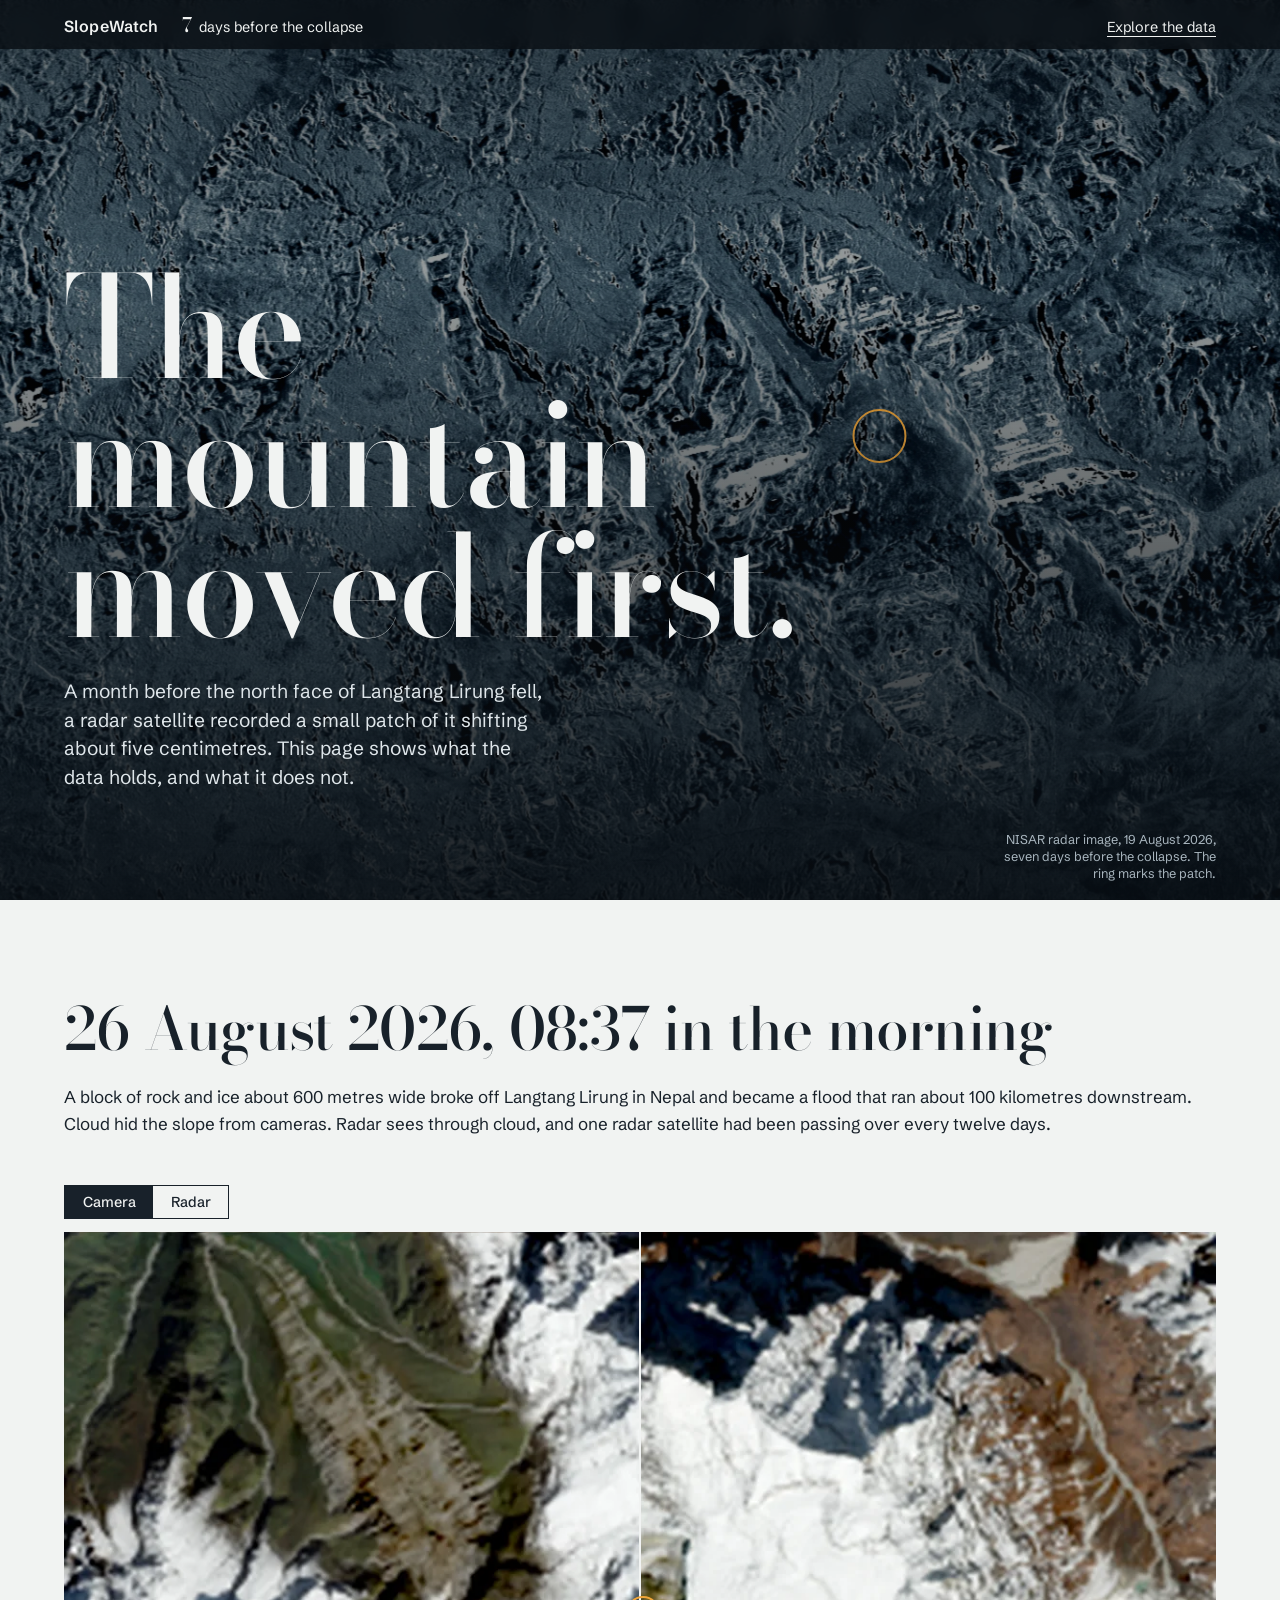
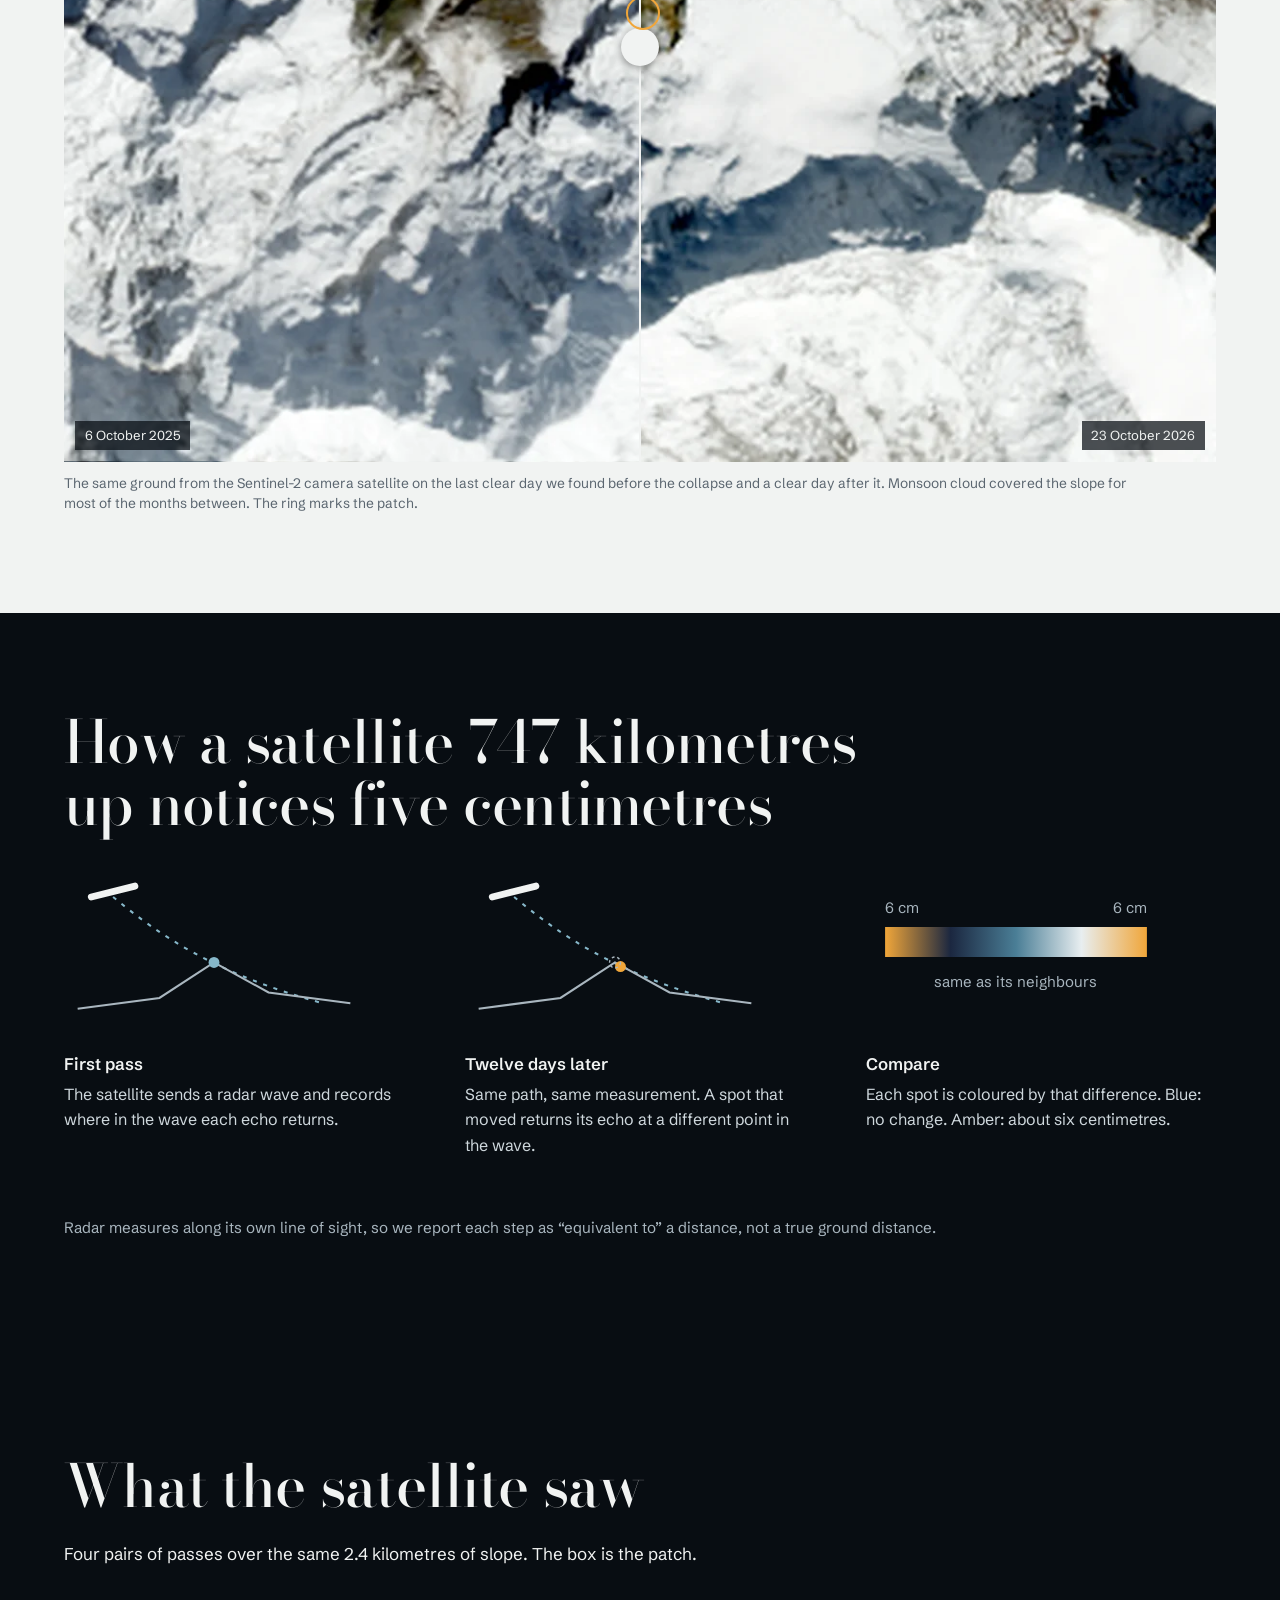
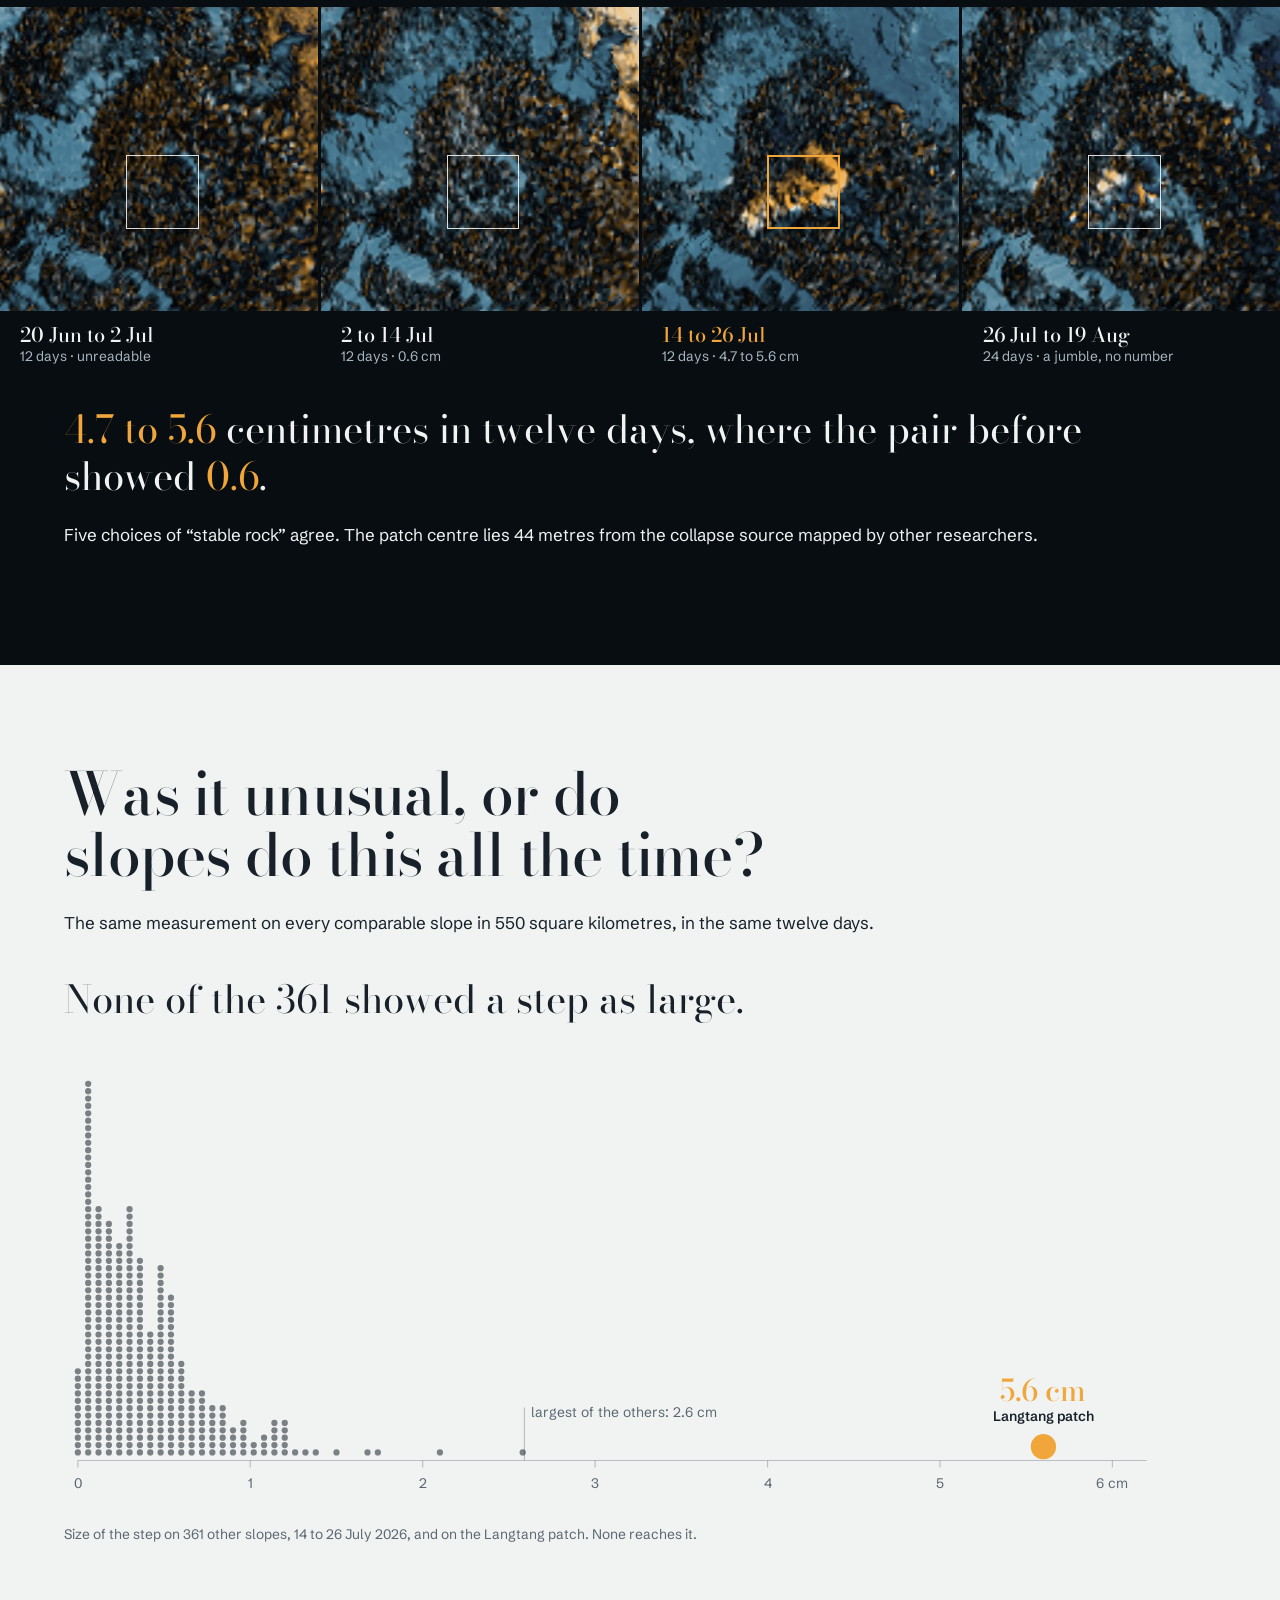
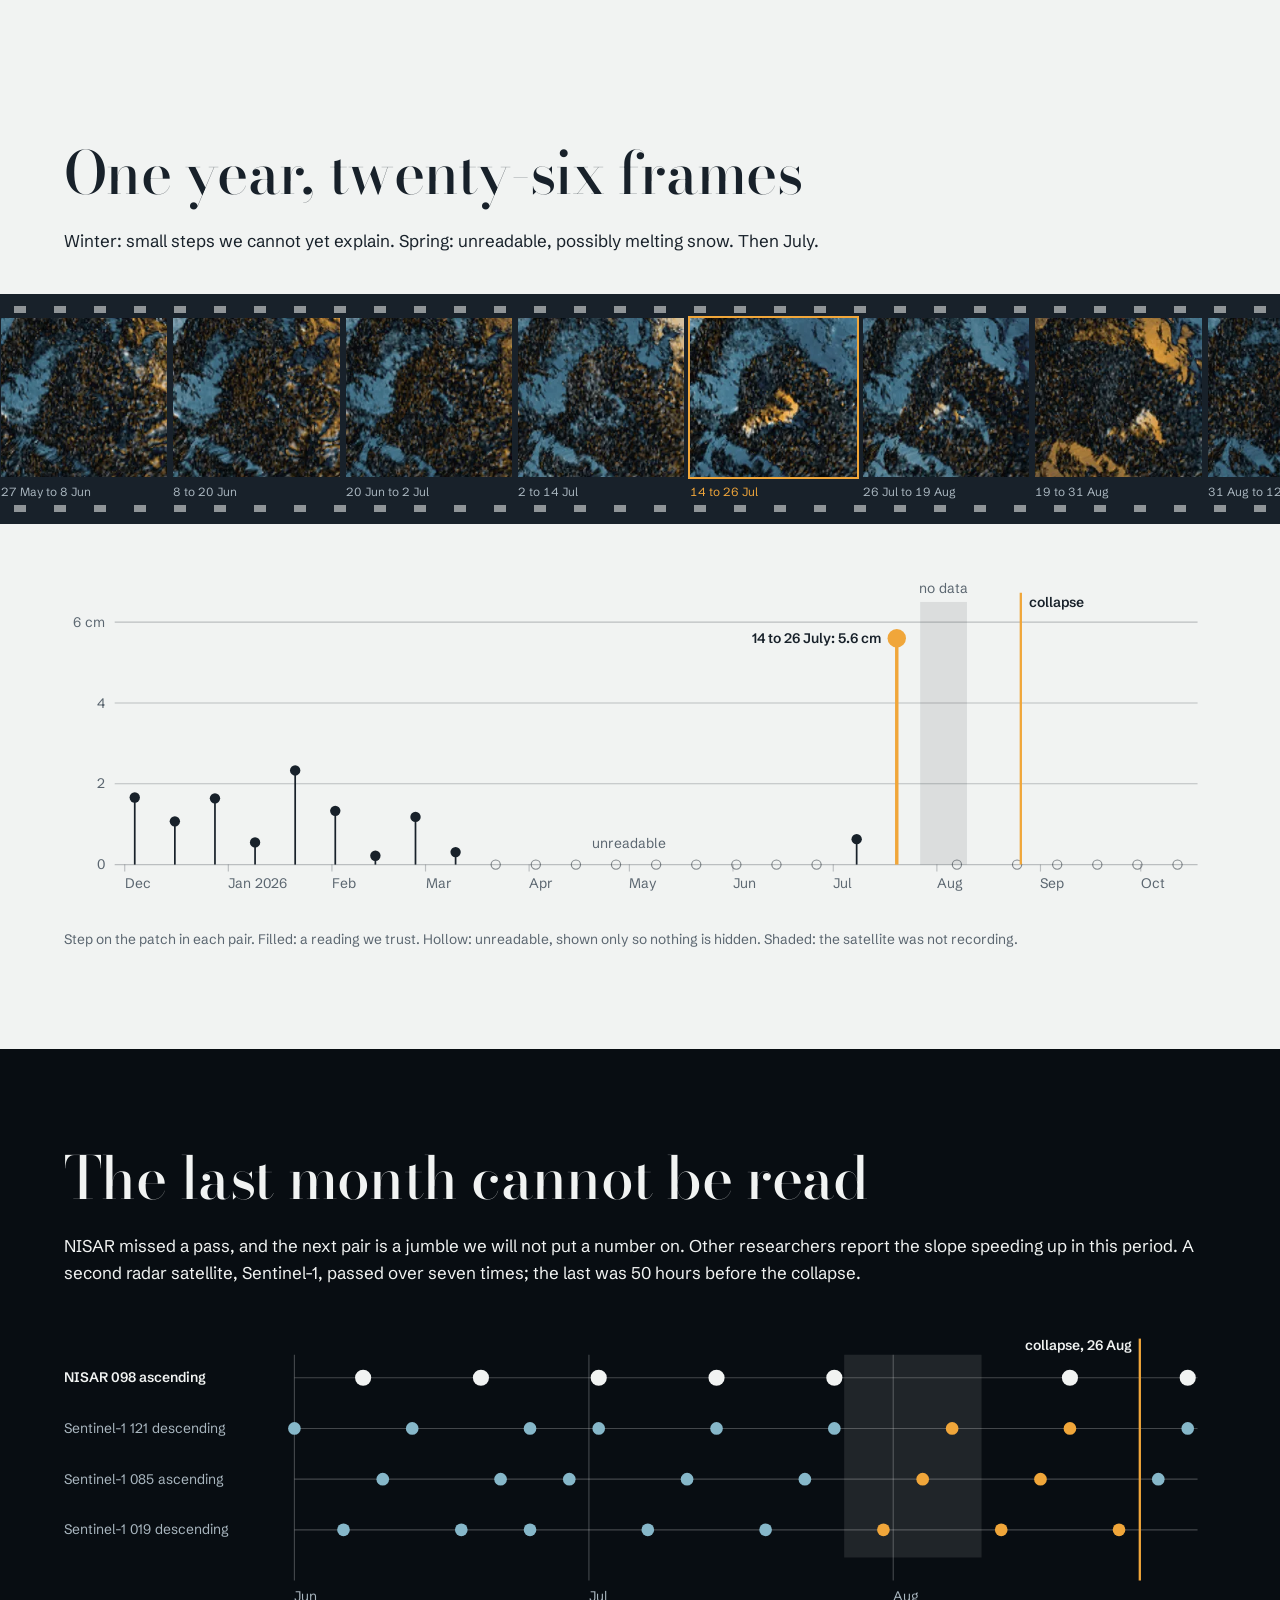
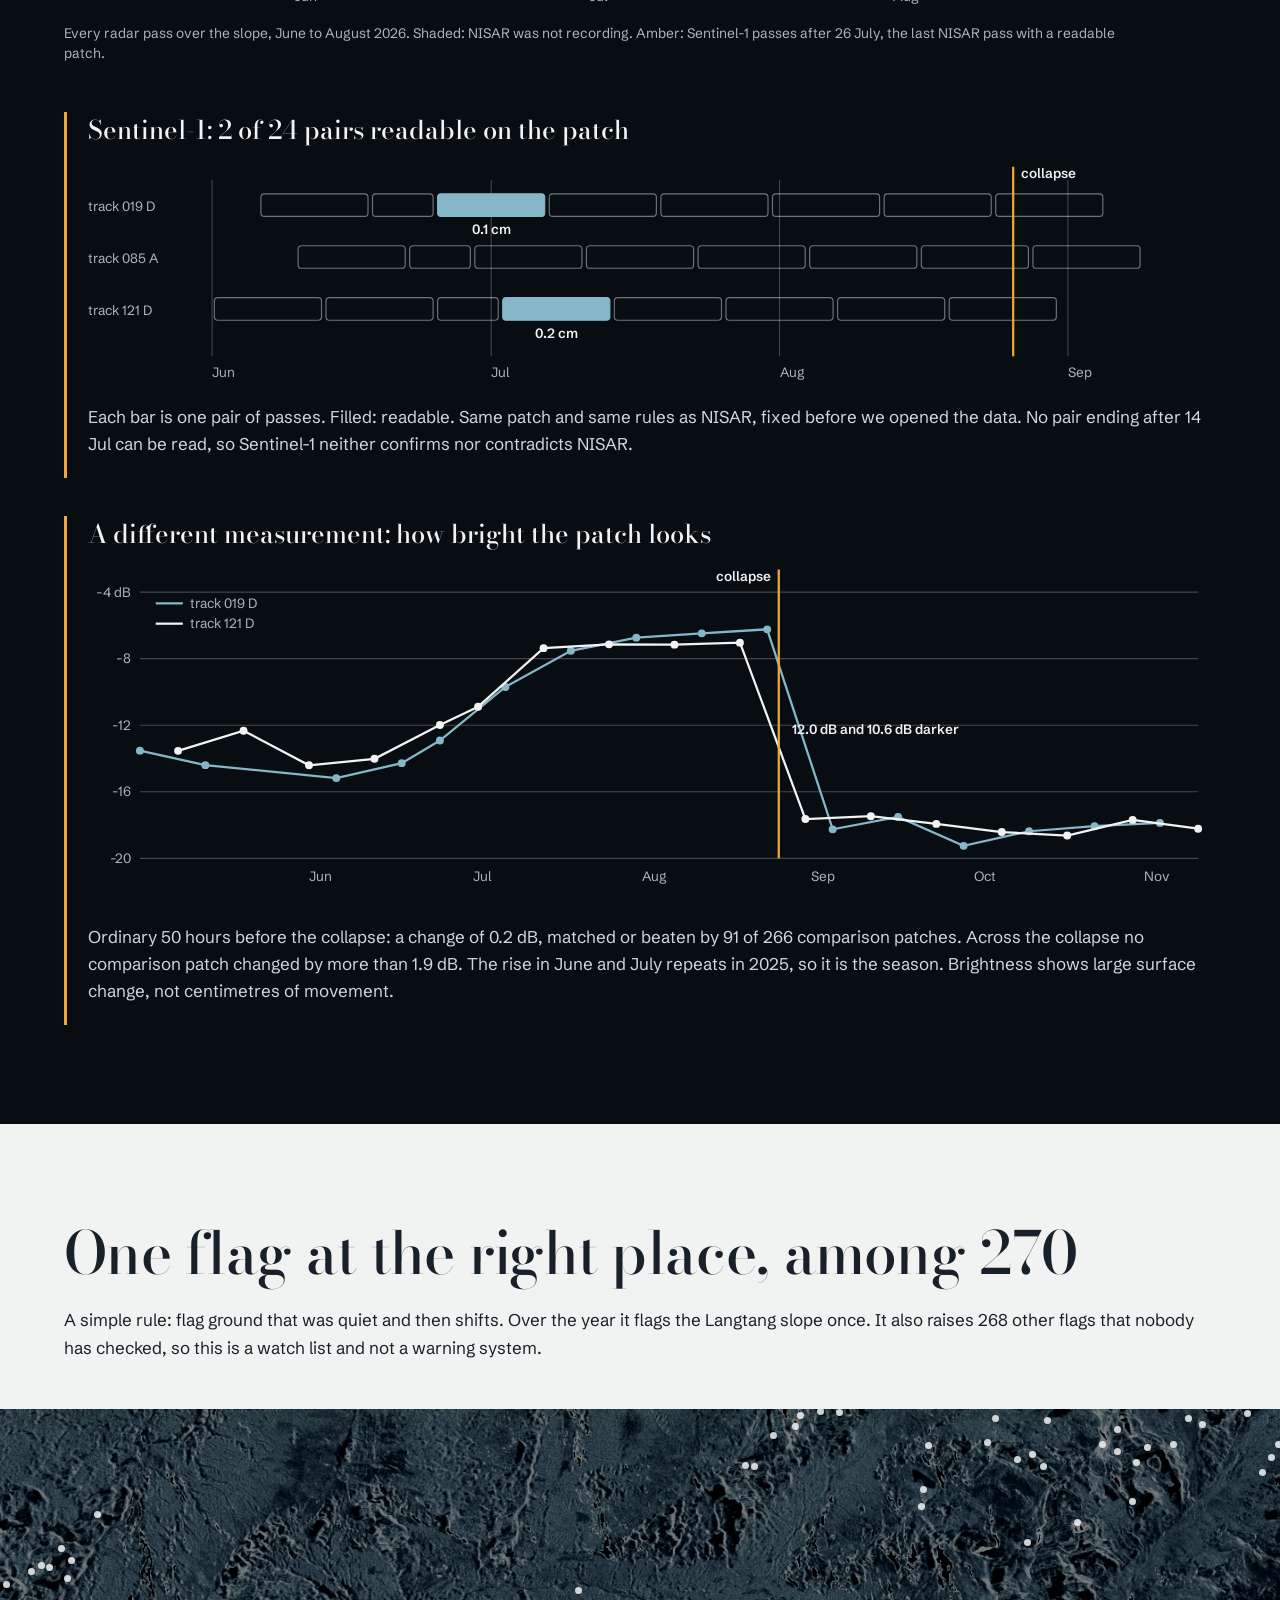
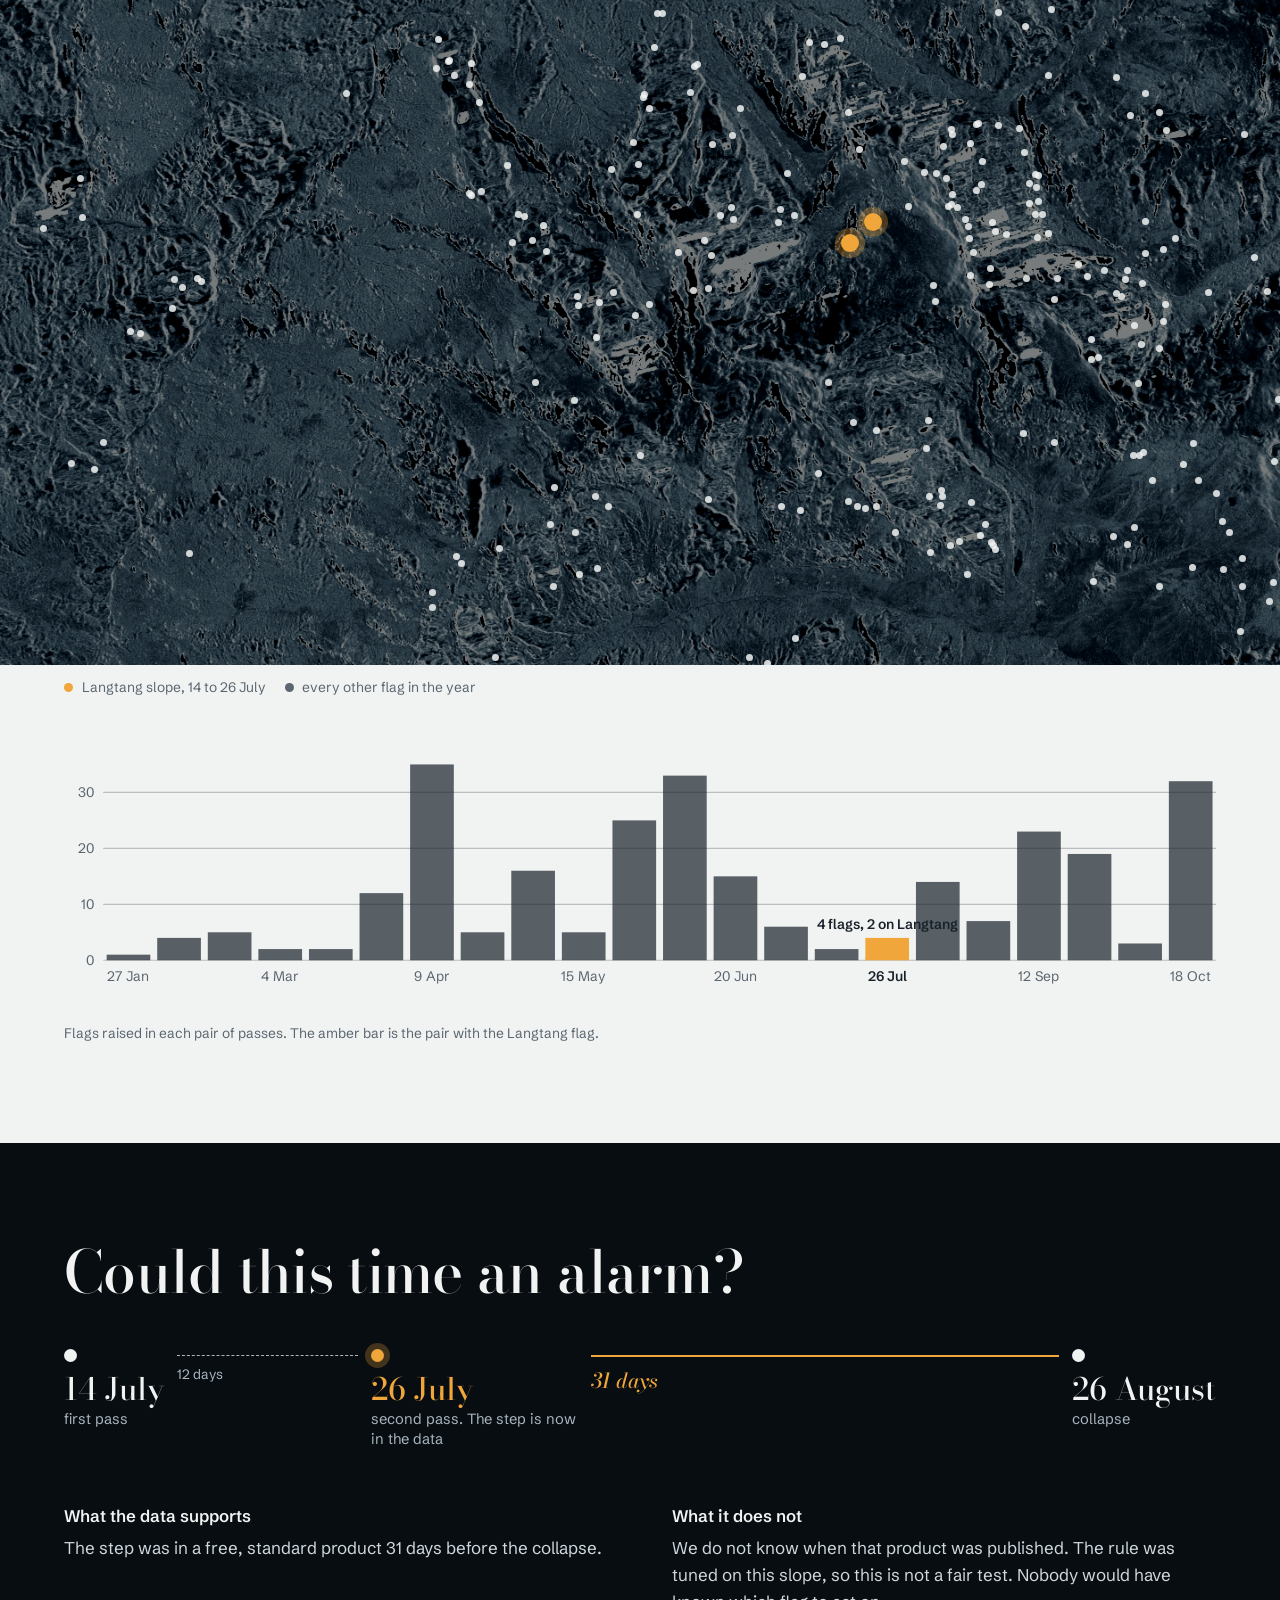
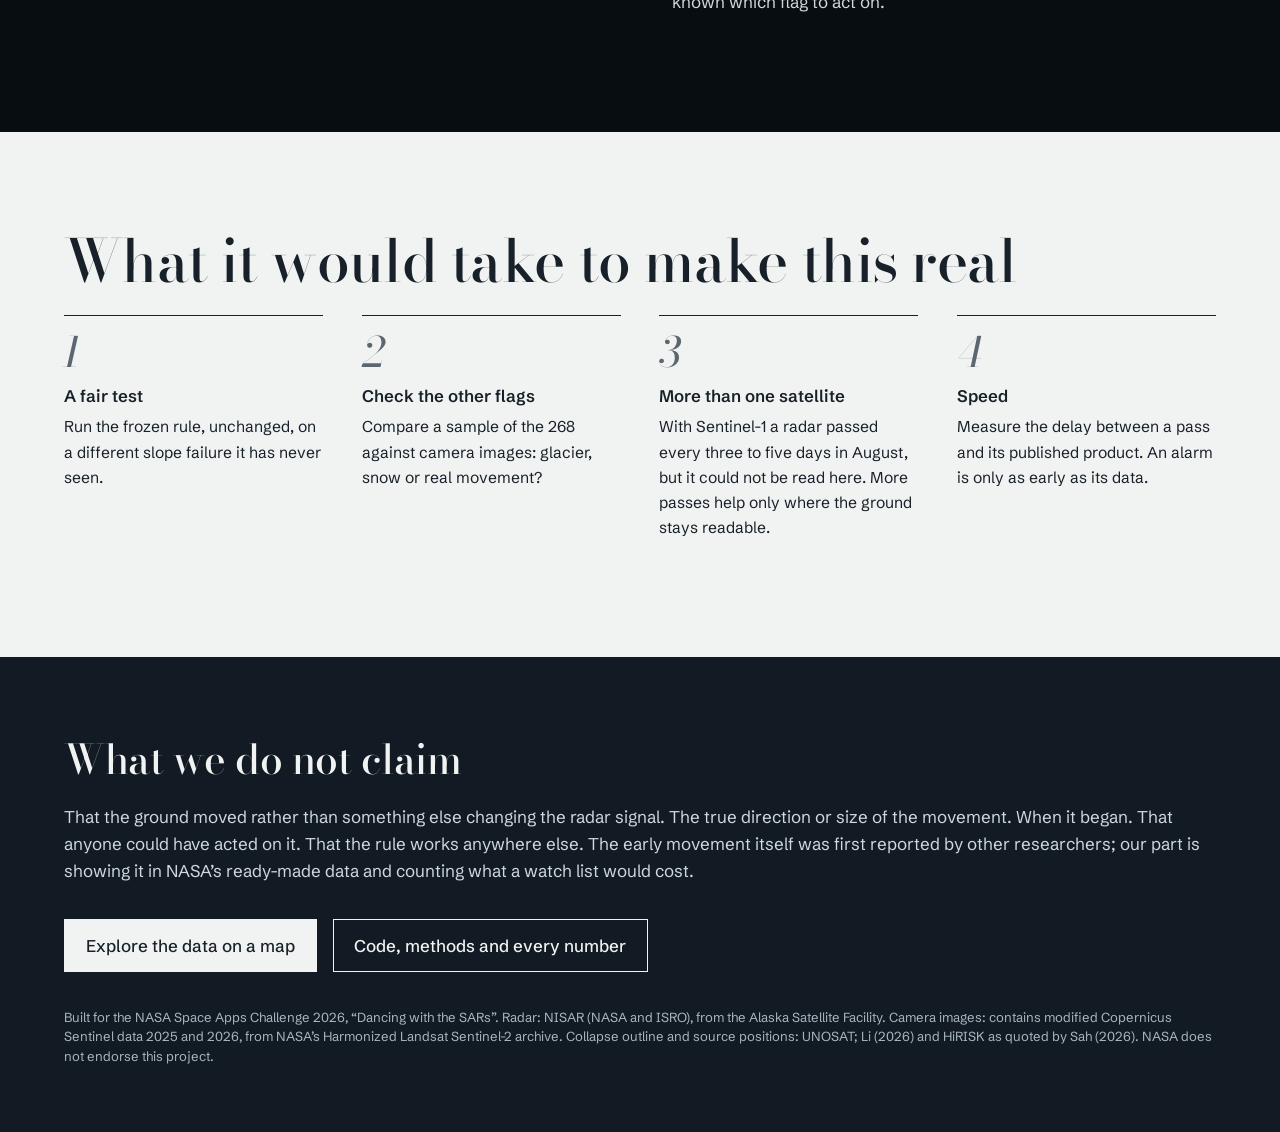
<file: docs/index.html>
<!doctype html>
<html lang="en">
<head>
<meta charset="utf-8">
<meta name="viewport" content="width=device-width, initial-scale=1">
<title>SlopeWatch — the mountain moved first</title>
<meta name="description" content="A month before Langtang Lirung collapsed on 26 August 2026, NASA-ISRO NISAR radar recorded a patch of its slope shifting about five centimetres. What the data shows, and what it does not.">
<link rel="icon" href="data:image/svg+xml,%3Csvg xmlns=%27http://www.w3.org/2000/svg%27 viewBox=%270 0 16 16%27%3E%3Cpath d=%27M1 14 6 4l3 5 2-3 4 8z%27 fill=%27%23f0a63a%27/%3E%3C/svg%3E">
<link rel="preconnect" href="https://fonts.googleapis.com">
<link rel="preconnect" href="https://fonts.gstatic.com" crossorigin>
<link href="https://fonts.googleapis.com/css2?family=Bodoni+Moda:ital,opsz,wght@0,6..96,400..700;1,6..96,400..600&family=Schibsted+Grotesk:wght@400;500;600&display=swap" rel="stylesheet">
<link rel="stylesheet" href="story.css">
</head>
<body>

<header class="bar" id="bar">
  <a class="bar-name" href="#top">SlopeWatch</a>
  <p class="bar-clock" aria-live="off"><span id="clock-n">271</span> <span id="clock-t">days before the collapse</span></p>
  <a class="bar-link" href="explore.html">Explore the data</a>
</header>

<main id="top">

<section class="hero" data-day="7" data-label="days before the collapse">
  <div class="hero-img" id="hero-img">
    <img src="story/radar_wide.webp" alt="Radar image of the mountains around Langtang Lirung, Nepal, taken by the NISAR satellite on 19 August 2026." width="2868" height="1919">
    <span class="mark" id="hero-mark" aria-hidden="true"></span>
  </div>
  <div class="hero-text">
    <h1>The mountain<br>moved first.</h1>
    <p class="hero-lede">A month before the north face of Langtang Lirung fell, a radar satellite recorded a small patch of it shifting about five centimetres. This page shows what the data holds, and what it does not.</p>
  </div>
  <p class="credit">NISAR radar image, 19 August 2026, seven days before the collapse. The ring marks the patch.</p>
</section>

<section class="sheet" data-day="0" data-label="days. 26 August 2026, 08:37">
  <div class="col">
    <h2>26 August 2026, 08:37 in the morning</h2>
    <p>A block of rock and ice about 600 metres wide broke off Langtang Lirung in Nepal and became a flood that ran about 100 kilometres downstream. Cloud hid the slope from cameras. Radar sees through cloud, and one radar satellite had been passing over every twelve days.</p>
  </div>
  <figure class="compare-wrap">
    <div class="tabs" role="tablist" aria-label="Image type">
      <button role="tab" aria-selected="true" data-kind="optical">Camera</button>
      <button role="tab" aria-selected="false" data-kind="radar">Radar</button>
    </div>
    <div class="compare" id="compare">
      <img id="cmp-b" src="story/optical_after.webp" alt="" width="1200" height="864">
      <div class="compare-top" id="cmp-clip"><img id="cmp-a" src="story/optical_before.webp" alt="" width="1200" height="864"></div>
      <span class="compare-line" id="cmp-line" aria-hidden="true"></span>
      <span class="mark small" id="cmp-mark" aria-hidden="true"></span>
      <span class="tag tag-l" id="cmp-la"></span><span class="tag tag-r" id="cmp-lb"></span>
      <input type="range" min="0" max="100" value="50" id="cmp-range" aria-label="Slide between the earlier and later image">
    </div>
    <figcaption id="cmp-cap"></figcaption>
  </figure>
</section>

<section class="sheet dark" data-day="43" data-label="days before the collapse">
  <div class="col">
    <h2>How a satellite 747 kilometres up notices five centimetres</h2>
  </div>
  <ol class="steps">
    <li>
      <svg viewBox="0 0 220 120" role="img" aria-label="A satellite sends a radar wave to the ground and records the echo."><path d="M20 22 L52 14" class="s-sat"/><path d="M36 22 C70 50 110 78 190 100" class="s-wave"/><path d="M10 104 L70 96 L110 70 L150 92 L210 100" class="s-ground"/><circle cx="110" cy="70" r="4" class="s-dot"/></svg>
      <h3>First pass</h3>
      <p>The satellite sends a radar wave and records where in the wave each echo returns.</p>
    </li>
    <li>
      <svg viewBox="0 0 220 120" role="img" aria-label="Twelve days later the satellite repeats the same measurement."><path d="M20 22 L52 14" class="s-sat"/><path d="M36 22 C70 50 110 78 190 100" class="s-wave"/><path d="M10 104 L70 96 L110 70 L150 92 L210 100" class="s-ground"/><circle cx="114" cy="73" r="4" class="s-dot hot"/><circle cx="110" cy="70" r="4" class="s-ghost"/></svg>
      <h3>Twelve days later</h3>
      <p>Same path, same measurement. A spot that moved returns its echo at a different point in the wave.</p>
    </li>
    <li>
      <svg viewBox="0 0 220 120" role="img" aria-label="A colour scale: blue for no change, amber for half a wave of change."><defs><linearGradient id="cyc" x1="0" x2="1"><stop offset="0" stop-color="#f0a63a"/><stop offset=".25" stop-color="#1b2740"/><stop offset=".5" stop-color="#4a7e96"/><stop offset=".75" stop-color="#e8eef0"/><stop offset="1" stop-color="#f0a63a"/></linearGradient></defs><rect x="14" y="44" width="192" height="22" fill="url(#cyc)"/><text x="110" y="88" text-anchor="middle" class="s-t">same as its neighbours</text><text x="14" y="34" class="s-t">6 cm</text><text x="206" y="34" text-anchor="end" class="s-t">6 cm</text></svg>
      <h3>Compare</h3>
      <p>Each spot is coloured by that difference. Blue: no change. Amber: about six centimetres.</p>
    </li>
  </ol>
  <p class="aside col">Radar measures along its own line of sight, so we report each step as “equivalent to” a distance, not a true ground distance.</p>
</section>

<section class="sheet dark flush" data-day="31" data-label="days before the collapse">
  <div class="col">
    <h2>What the satellite saw</h2>
    <p>Four pairs of passes over the same 2.4 kilometres of slope. The box is the patch.</p>
  </div>
  <div class="panels" id="panels"></div>
  <div class="col">
    <p class="big"><span id="k-cm">4.7 to 5.6</span> centimetres in twelve days, where the pair before showed <span id="k-prev">0.6</span>.</p>
    <p>Five choices of “stable rock” agree. The patch centre lies 44 metres from the collapse source mapped by other researchers.</p>
  </div>
</section>

<section class="sheet" data-day="31" data-label="days before the collapse">
  <div class="col">
    <h2>Was it unusual, or do slopes do this all the time?</h2>
    <p>The same measurement on every comparable slope in 550 square kilometres, in the same twelve days.</p>
    <p class="big">None of the 361 showed a step as large.</p>
  </div>
  <figure class="chart"><div id="ch-controls"></div>
    <figcaption>Size of the step on 361 other slopes, 14 to 26 July 2026, and on the Langtang patch. None reaches it.</figcaption></figure>
</section>

<section class="sheet" data-day="271" data-label="days of radar passes">
  <div class="col">
    <h2>One year, twenty-six frames</h2>
    <p>Winter: small steps we cannot yet explain. Spring: unreadable, possibly melting snow. Then July.</p>
  </div>
  <div class="strip" id="strip" tabindex="0" aria-label="Film strip of the slope in every radar pair"></div>
  <figure class="chart"><div id="ch-year"></div>
    <figcaption>Step on the patch in each pair. Filled: a reading we trust. Hollow: unreadable, shown only so nothing is hidden. Shaded: the satellite was not recording.</figcaption></figure>
</section>

<section class="sheet dark" data-day="24" data-label="days before the collapse">
  <div class="col">
    <h2>The last month cannot be read</h2>
    <p>NISAR missed a pass, and the next pair is a jumble we will not put a number on. Other researchers report the slope speeding up in this period. A second radar satellite, Sentinel-1, passed over seven times; the last was 50 hours before the collapse.</p>
  </div>
  <figure class="chart"><div id="ch-passes"></div>
    <figcaption>Every radar pass over the slope, June to August 2026. Shaded: NISAR was not recording. Amber: Sentinel-1 passes after 26 July, the last NISAR pass with a readable patch.</figcaption></figure>
  <div class="slot col" id="s1-slot"></div>
</section>

<section class="sheet flush" data-day="31" data-label="days before the collapse">
  <div class="col">
    <h2>One flag at the right place, among 270</h2>
    <p>A simple rule: flag ground that was quiet and then shifts. Over the year it flags the Langtang slope once. It also raises 268 other flags that nobody has checked, so this is a watch list and not a warning system.</p>
  </div>
  <figure class="flagmap">
    <div class="flagmap-img" id="flagmap"><img src="story/radar_wide.webp" alt="Radar image of the study area with every flag marked." width="2868" height="1919" loading="lazy"></div>
    <figcaption><span class="lkey hot"></span> Langtang slope, 14 to 26 July <span class="lkey"></span> every other flag in the year</figcaption>
  </figure>
  <figure class="chart"><div id="ch-flags"></div>
    <figcaption>Flags raised in each pair of passes. The amber bar is the pair with the Langtang flag.</figcaption></figure>
</section>

<section class="sheet dark" data-day="31" data-label="days before the collapse">
  <div class="col">
    <h2>Could this time an alarm?</h2>
  </div>
  <div class="timeline" id="tl">
    <div class="tl-row">
      <div class="tl-pt"><b>14 July</b><span>first pass</span></div>
      <div class="tl-gap"><i>12 days</i></div>
      <div class="tl-pt hot"><b>26 July</b><span>second pass. The step is now in the data</span></div>
      <div class="tl-gap long"><i>31 days</i></div>
      <div class="tl-pt"><b>26 August</b><span>collapse</span></div>
    </div>
  </div>
  <div class="two">
    <div>
      <h3>What the data supports</h3>
      <p>The step was in a free, standard product 31 days before the collapse.</p>
    </div>
    <div>
      <h3>What it does not</h3>
      <p>We do not know when that product was published. The rule was tuned on this slope, so this is not a fair test. Nobody would have known which flag to act on.</p>
    </div>
  </div>
</section>

<section class="sheet" data-day="0" data-label="days. What comes next">
  <div class="col">
    <h2>What it would take to make this real</h2>
  </div>
  <ol class="next">
    <li><h3>A fair test</h3><p>Run the frozen rule, unchanged, on a different slope failure it has never seen.</p></li>
    <li><h3>Check the other flags</h3><p>Compare a sample of the 268 against camera images: glacier, snow or real movement?</p></li>
    <li><h3>More than one satellite</h3><p>With Sentinel-1 a radar passed every three to five days in August, but it could not be read here. More passes help only where the ground stays readable.</p></li>
    <li><h3>Speed</h3><p>Measure the delay between a pass and its published product. An alarm is only as early as its data.</p></li>
  </ol>
</section>

<footer class="foot">
  <div class="col wide">
    <h2>What we do not claim</h2>
    <p>That the ground moved rather than something else changing the radar signal. The true direction or size of the movement. When it began. That anyone could have acted on it. That the rule works anywhere else. The early movement itself was first reported by other researchers; our part is showing it in NASA’s ready-made data and counting what a watch list would cost.</p>
    <p class="links"><a href="explore.html">Explore the data on a map</a><a href="https://github.com/Hamza-Atiq/dancing-with-the-sars">Code, methods and every number</a></p>
    <p class="fine">Built for the NASA Space Apps Challenge 2026, “Dancing with the SARs”. Radar: NISAR (NASA and ISRO), from the Alaska Satellite Facility. Camera images: contains modified Copernicus Sentinel data 2025 and 2026, from NASA’s Harmonized Landsat Sentinel-2 archive. Collapse outline and source positions: UNOSAT; Li (2026) and HiRISK as quoted by Sah (2026). NASA does not endorse this project.</p>
  </div>
</footer>

</main>
<script src="story.js"></script>
</body>
</html>
</file>
<file: docs/story.css>
:root {
  --night: #080d12;
  --ridge: #121b24;
  --snow: #f1f3f2;
  --ink: #18212a;
  --granite: #5b6670;
  --mist: #a9b6bf;
  --glacier: #86b7c9;
  --ember: #f0a63a;
  --display: "Bodoni Moda", "Didot", "Bodoni MT", Georgia, serif;
  --text: "Schibsted Grotesk", "Helvetica Neue", Arial, sans-serif;
  --gut: clamp(16px, 5vw, 72px);
  --measure: 1320px;
}
* { box-sizing: border-box; }
html { scroll-behavior: smooth; overflow-x: clip; }
body { margin: 0; background: var(--night); color: var(--snow); font: 400 1.0625rem/1.6 var(--text); -webkit-font-smoothing: antialiased; }
img { display: block; max-width: 100%; height: auto; }
a { color: inherit; }
:focus-visible { outline: 2px solid var(--ember); outline-offset: 3px; }

/* top bar with the countdown */
.bar { position: fixed; inset: 0 0 auto 0; z-index: 20; display: flex; align-items: baseline; gap: 1.5rem; padding: .55rem var(--gut); color: var(--snow); background: rgba(8,13,18,.78); -webkit-backdrop-filter: blur(10px); backdrop-filter: blur(10px); }
.bar-name { font: 600 1rem var(--text); text-decoration: none; letter-spacing: .01em; }
.bar-clock { margin: 0 auto 0 0; font-size: .9rem; font-variant-numeric: tabular-nums; }
.bar-clock #clock-n { font: 500 1.25rem var(--display); margin-right: .15em; }
.bar-link { font-size: .9rem; text-underline-offset: 4px; }

/* hero */
.hero { position: relative; min-height: 100svh; overflow: hidden; display: flex; align-items: flex-end; }
.hero-img { position: absolute; top: 50%; left: 50%; width: max(100vw, calc(100svh * 2868 / 1919)); aspect-ratio: 2868 / 1919; transform: translate(-50%, -50%); }
.hero-img img { width: 100%; height: 100%; filter: brightness(.62) contrast(1.08); animation: settle 2.4s ease-out both; }
.hero::after { content: ""; position: absolute; inset: 0; background: linear-gradient(180deg, rgba(8,13,18,.35) 0%, rgba(8,13,18,0) 30%, rgba(8,13,18,.86) 100%); pointer-events: none; }
.hero-text { position: relative; z-index: 2; padding: 0 var(--gut) clamp(4.5rem, 12vh, 8rem); max-width: 60rem; }
.hero h1 { margin: 0; font: 500 clamp(3.2rem, min(11vw, 17.5svh), 10.5rem)/.92 var(--display); letter-spacing: -.02em; animation: rise 1.4s .5s cubic-bezier(.2,.7,.2,1) both; }
.hero-lede { max-width: 40ch; margin: 1.6rem 0 0; font-size: clamp(1.05rem, 1.5vw, 1.3rem); line-height: 1.5; color: #dfe6ea; animation: rise 1.2s 1.1s ease-out both; }
.credit { position: absolute; z-index: 2; right: var(--gut); bottom: 1.1rem; margin: 0; max-width: 28ch; text-align: right; font-size: .8rem; line-height: 1.35; color: var(--mist); }
.mark { position: absolute; width: 54px; height: 54px; margin: -27px 0 0 -27px; border: 2px solid var(--ember); border-radius: 50%; animation: ping 2.8s 2s ease-out infinite; }
.mark.small { width: 34px; height: 34px; margin: -17px 0 0 -17px; animation: none; pointer-events: none; }
@keyframes settle { from { transform: scale(1.06); filter: brightness(.25) contrast(1.08); } }
@keyframes rise { from { opacity: 0; transform: translateY(24px); } }
@keyframes ping { 0% { box-shadow: 0 0 0 0 rgba(240,166,58,.6); } 70%, 100% { box-shadow: 0 0 0 26px rgba(240,166,58,0); } }

/* sections */
.sheet { padding: clamp(4.5rem, 11vh, 9rem) 0; background: var(--snow); color: var(--ink); }
.sheet.dark { background: var(--night); color: var(--snow); }
.col, .col.wide { max-width: calc(var(--measure) + 2 * var(--gut)); padding: 0 var(--gut); }
h2 { margin: 0 0 1.4rem; font: 500 clamp(2rem, 4.6vw, 3.9rem)/1.04 var(--display); letter-spacing: -.012em; text-wrap: balance; }
h3 { margin: 0 0 .4rem; font: 600 1.05rem/1.3 var(--text); }
p { margin: 0 0 1.1rem; }
.sheet p { max-width: var(--measure); }
.big { font: 400 clamp(1.5rem, 3vw, 2.5rem)/1.2 var(--display); margin: 2.5rem 0 1.4rem; }
.big span { color: var(--ember); font-variant-numeric: lining-nums; }
.aside { color: var(--mist); font-size: .95rem; margin-top: 2.5rem; }
figure { margin: 3rem 0 0; }
figcaption { padding: .8rem var(--gut) 0; font-size: .86rem; line-height: 1.45; color: var(--granite); }
.dark figcaption { color: var(--mist); }

/* before / after */
.compare-wrap { padding: 0 var(--gut); max-width: 1320px; }
.compare-wrap figcaption { padding-left: 0; }
.tabs { display: inline-flex; gap: 0; margin-bottom: .8rem; border: 1px solid var(--ink); }
.tabs button { font: 500 .9rem var(--text); padding: .45rem 1.1rem; border: 0; background: transparent; color: var(--ink); cursor: pointer; }
.tabs button[aria-selected="true"] { background: var(--ink); color: var(--snow); }
.compare { position: relative; overflow: hidden; background: var(--night); aspect-ratio: 1200 / 864; --x: 50%; }
.compare img { position: absolute; inset: 0; width: 100%; height: 100%; object-fit: cover; }
.compare-top { position: absolute; inset: 0; clip-path: inset(0 calc(100% - var(--x)) 0 0); }
.compare-line { position: absolute; top: 0; bottom: 0; left: var(--x); width: 2px; margin-left: -1px; background: var(--snow); pointer-events: none; }
.compare-line::after { content: ""; position: absolute; top: 50%; left: 50%; width: 38px; height: 38px; margin: -19px; border-radius: 50%; background: var(--snow); box-shadow: 0 2px 10px rgba(0,0,0,.4); }
.compare input { position: absolute; inset: 0; width: 100%; height: 100%; margin: 0; opacity: 0; cursor: ew-resize; }
.compare:focus-within .compare-line { background: var(--ember); }
.tag { position: absolute; bottom: .7rem; padding: .25rem .6rem; font-size: .82rem; background: rgba(8,13,18,.72); color: var(--snow); pointer-events: none; }
.tag-l { left: .7rem; } .tag-r { right: .7rem; }

/* three steps */
.steps { list-style: none; margin: 2rem 0 0; padding: 0 var(--gut); display: grid; grid-template-columns: repeat(3, minmax(0, 1fr)); gap: clamp(1.5rem, 4vw, 4rem); max-width: 1320px; }
.steps svg { width: 100%; max-width: 300px; height: auto; margin-bottom: 1rem; }
.steps p { color: #cfd8dd; font-size: 1rem; }
.s-sat { stroke: var(--snow); stroke-width: 5; stroke-linecap: round; }
.s-wave { fill: none; stroke: var(--glacier); stroke-width: 1.5; stroke-dasharray: 3 5; }
.s-ground { fill: none; stroke: var(--mist); stroke-width: 1.5; }
.s-dot { fill: var(--glacier); } .s-dot.hot { fill: var(--ember); }
.s-ghost { fill: none; stroke: var(--mist); stroke-dasharray: 2 2; }
.s-t { fill: var(--mist); font: 11px var(--text); }

/* phase panels */
.panels { display: grid; grid-template-columns: repeat(4, minmax(0, 1fr)); gap: 3px; margin-top: 2.5rem; }
.panel { position: relative; margin: 0; }
.panel img { width: 100%; aspect-ratio: 720 / 690; object-fit: cover; }
.panel .box { position: absolute; border: 1.5px solid rgba(241,243,242,.9); pointer-events: none; }
.panel.key .box { border-color: var(--ember); border-width: 2px; }
.panel figcaption { padding: .7rem .9rem 0 clamp(.9rem, 1.6vw, 1.5rem); color: var(--mist); }
.panel figcaption b { display: block; color: var(--snow); font: 500 1.25rem/1.2 var(--display); }
.panel.key figcaption b { color: var(--ember); }

/* film strip */
.strip { scrollbar-color: var(--granite) var(--ink); scrollbar-width: thin; display: flex; gap: 6px; overflow-x: auto; margin-top: 2.5rem; padding: 14px var(--gut); background: var(--ink); scroll-snap-type: x proximity;
  border-block: 10px solid var(--ink);
  background-image: repeating-linear-gradient(90deg, transparent 0 14px, rgba(241,243,242,.55) 14px 26px, transparent 26px 40px), repeating-linear-gradient(90deg, transparent 0 14px, rgba(241,243,242,.55) 14px 26px, transparent 26px 40px);
  background-size: 40px 7px, 40px 7px; background-position: 0 2px, 0 calc(100% - 2px); background-repeat: repeat-x; }
.frame { flex: 0 0 clamp(120px, 13vw, 170px); margin: 0; scroll-snap-align: start; }
.frame img { width: 100%; aspect-ratio: 240 / 230; object-fit: cover; opacity: .9; }
.frame.key img { outline: 2px solid var(--ember); opacity: 1; }
.frame figcaption { padding: .35rem 0 0; font-size: .74rem; color: var(--mist); font-variant-numeric: tabular-nums; }
.frame.key figcaption { color: var(--ember); }

/* charts */
.chart { padding: 0 var(--gut); max-width: 1320px; }
.chart figcaption { padding-left: 0; }
.chart.inslot { padding: 0; margin: 1rem 0 1.2rem; max-width: none; }
.chart svg { width: 100%; height: auto; display: block; overflow: visible; }
.chart text { font: 12px var(--text); fill: var(--granite); }
.dark .chart text { fill: var(--mist); }
.chart .lab { font-weight: 600; fill: var(--ink); }
.dark .chart .lab { fill: var(--snow); }
.chart .hot { fill: var(--ember); }
.chart .axis { stroke: currentColor; stroke-opacity: .25; }

/* Sentinel-1 slot */
.slot { margin-top: 3rem; }
.slot-in { border-left: 3px solid var(--ember); padding: .2rem 0 .2rem 1.3rem; }
.slot-in.second { margin-top: 2.4rem; }
.slot-in h3 { font: 500 1.6rem/1.15 var(--display); margin-bottom: .6rem; }
.slot-in p { color: #cfd8dd; }
.slot table { border-collapse: collapse; margin-top: 1rem; font-size: .92rem; font-variant-numeric: tabular-nums; }
.slot th, .slot td { text-align: left; padding: .35rem 1.2rem .35rem 0; border-bottom: 1px solid rgba(169,182,191,.25); }
.slot th { font-weight: 500; color: var(--mist); }

/* flag map */
.flagmap { margin-top: 3rem; }
.flagmap-img { position: relative; background: var(--night); overflow: hidden; }
.flagmap-img img { width: 100%; filter: brightness(.5) contrast(1.1); }
.flagmap-img i { position: absolute; width: 7px; height: 7px; margin: -3.5px; border-radius: 50%; background: rgba(241,243,242,.85); }
.flagmap-img i.hot { width: 18px; height: 18px; margin: -9px; background: var(--ember); box-shadow: 0 0 0 6px rgba(240,166,58,.3); z-index: 2; }
.lkey { display: inline-block; width: 9px; height: 9px; border-radius: 50%; background: var(--granite); margin: 0 .35rem 0 1rem; }
.lkey:first-child { margin-left: 0; } .lkey.hot { background: var(--ember); }

/* alarm timeline */
.timeline { padding: 1.5rem var(--gut) 0; max-width: 1320px; }
.tl-row { display: flex; align-items: flex-start; }
.tl-pt { flex: 0 0 auto; max-width: 13rem; padding-top: 1.4rem; position: relative; }
.tl-pt::before { content: ""; position: absolute; top: 0; left: 0; width: 13px; height: 13px; border-radius: 50%; background: var(--snow); }
.tl-pt.hot::before { background: var(--ember); box-shadow: 0 0 0 6px rgba(240,166,58,.25); }
.tl-pt b { display: block; font: 500 clamp(1.3rem, 2.4vw, 2rem)/1.1 var(--display); }
.tl-pt.hot b { color: var(--ember); }
.tl-pt span { display: block; font-size: .92rem; line-height: 1.4; color: var(--mist); margin-top: .2rem; }
.tl-gap { flex: 12 1 0; height: 13px; margin: 0 .8rem; position: relative; border-top: 1px dashed var(--mist); top: 6px; }
.tl-gap.long { flex-grow: 31; border-top: 2px solid var(--ember); }
.tl-gap i { position: absolute; top: .5rem; left: 0; font-style: normal; font-size: .85rem; color: var(--mist); white-space: nowrap; }
.tl-gap.long i { color: var(--ember); font: italic 500 1.3rem var(--display); }
.two { display: grid; grid-template-columns: repeat(2, minmax(0, 1fr)); max-width: calc(1320px + 2 * var(--gut)); gap: clamp(1.5rem, 5vw, 5rem); padding: 3.5rem var(--gut) 0; }
.two p { color: #cfd8dd; }

/* next steps: a real sequence, so numbered */
.next { list-style: none; counter-reset: n; margin: 1rem 0 0; padding: 0 var(--gut); display: grid; grid-template-columns: repeat(4, minmax(0, 1fr)); gap: clamp(1.2rem, 3vw, 3rem); max-width: 1320px; }
.next li { counter-increment: n; border-top: 1px solid var(--ink); padding-top: 1rem; }
.next li::before { content: counter(n); display: block; font: italic 400 2.6rem/1 var(--display); color: var(--granite); margin-bottom: .8rem; }
.next p { font-size: .98rem; }

.foot { background: var(--ridge); padding: clamp(4rem, 9vh, 7rem) 0 3rem; }
.foot h2 { font-size: clamp(1.7rem, 3.2vw, 2.6rem); }
.foot p { color: #cfd8dd; }
.links { display: flex; flex-wrap: wrap; gap: .8rem 1rem; margin: 2.2rem 0 !important; }
.links a { padding: .75rem 1.3rem; border: 1px solid var(--snow); text-decoration: none; font-weight: 500; color: var(--snow); }
.links a:first-child { background: var(--snow); color: var(--ink); }
.links a:hover { border-color: var(--ember); }
.fine { font-size: .82rem; line-height: 1.5; color: var(--mist) !important; }

@media (max-width: 900px) {
  .hero-img { left: 0; transform: translate(calc(68vw - 67.8%), -50%); }
  .chart > div, .chart.inslot { overflow-x: auto; }
  .chart svg { min-width: 680px; }
  .steps { grid-template-columns: 1fr; }
  .panels { grid-template-columns: repeat(2, minmax(0, 1fr)); }
  .next { grid-template-columns: repeat(2, minmax(0, 1fr)); }
  .two { grid-template-columns: 1fr; }
  .bar-link { display: none; }
  .credit { position: relative; right: auto; bottom: auto; text-align: left; padding: 0 var(--gut) 1rem; max-width: none; margin-top: -3rem; }
  .hero { flex-direction: column; justify-content: flex-end; align-items: stretch; }
  .tl-row { flex-direction: column; gap: 0; }
  .tl-gap, .tl-gap.long { flex: none; width: 0; height: 3.2rem; margin: .3rem 0 .3rem 6px; border-top: 0; border-left: 1px dashed var(--mist); top: 0; }
  .tl-gap.long { height: 6rem; border-left: 2px solid var(--ember); }
  .tl-gap i { top: 35%; left: 1rem; }
}
@media (max-width: 520px) { .next { grid-template-columns: 1fr; } }
@media (prefers-reduced-motion: reduce) {
  html { scroll-behavior: auto; }
  .hero-img img, .hero h1, .hero-lede, .mark { animation: none; }
}
</file>
